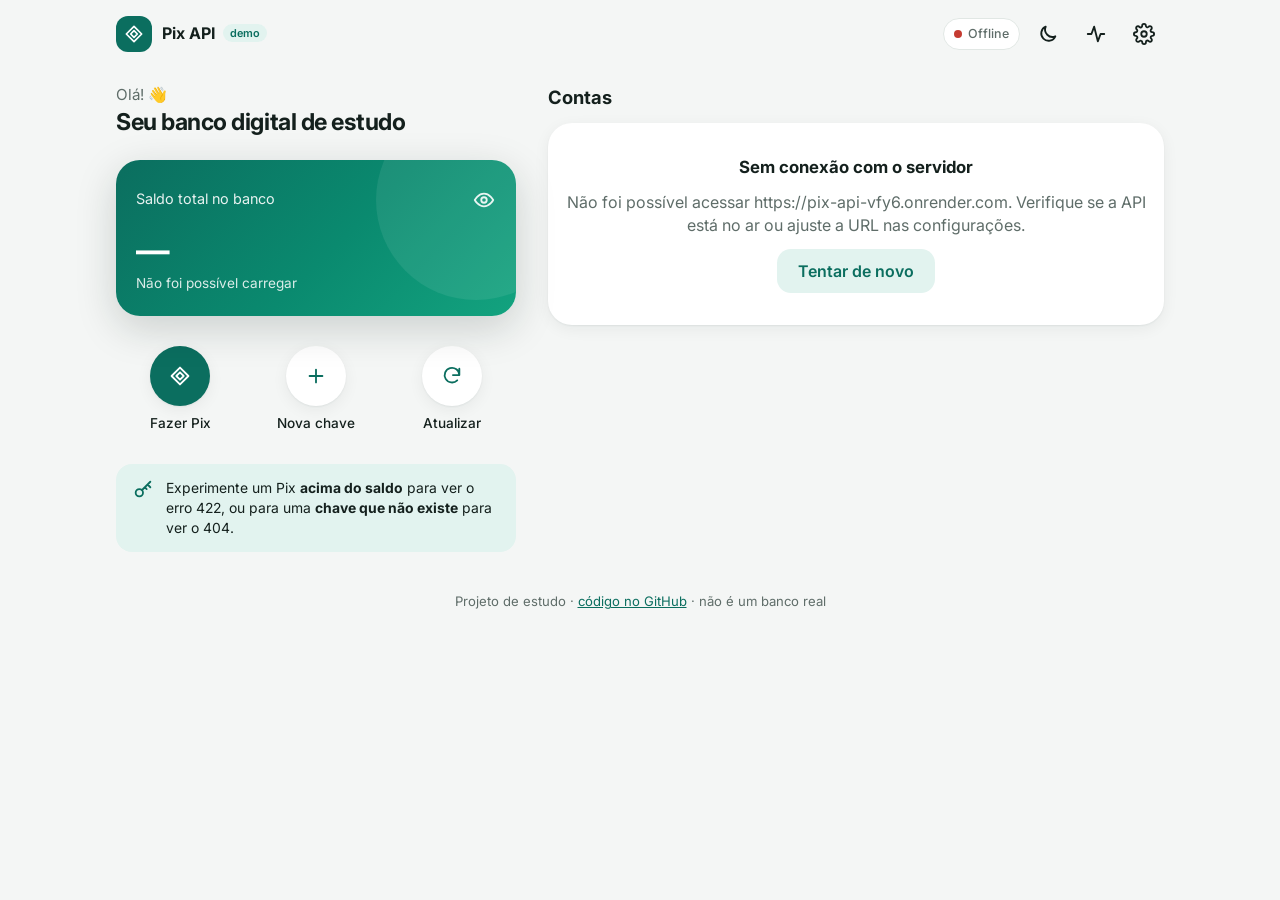
<file: docs/index.html>
<!doctype html>
<html lang="pt-BR">
<head>
  <meta charset="utf-8">
  <meta name="viewport" content="width=device-width, initial-scale=1, viewport-fit=cover">
  <meta name="theme-color" content="#0b6e5f">
  <title>Pix API Demo</title>
  <link rel="preconnect" href="https://fonts.googleapis.com">
  <link rel="preconnect" href="https://fonts.gstatic.com" crossorigin>
  <link href="https://fonts.googleapis.com/css2?family=Inter:wght@400;500;600;700&display=swap" rel="stylesheet">
  <link rel="stylesheet" href="style.css">
</head>
<body>
  <!-- Ícones reutilizáveis (SVG sprite): <svg><use href="#i-pix"/></svg> -->
  <svg width="0" height="0" style="position:absolute" aria-hidden="true">
    <symbol id="i-pix" viewBox="0 0 24 24"><g fill="none" stroke="currentColor" stroke-width="2" stroke-linejoin="round"><path d="M12 2.8 21.2 12 12 21.2 2.8 12Z"/><path d="m8 12 4-4 4 4-4 4Z"/></g></symbol>
    <symbol id="i-plus" viewBox="0 0 24 24"><path fill="none" stroke="currentColor" stroke-width="2" stroke-linecap="round" d="M12 5v14M5 12h14"/></symbol>
    <symbol id="i-refresh" viewBox="0 0 24 24"><path fill="none" stroke="currentColor" stroke-width="2" stroke-linecap="round" stroke-linejoin="round" d="M20 11a8 8 0 1 0-2.3 5.7M20 4v7h-7"/></symbol>
    <symbol id="i-eye" viewBox="0 0 24 24"><g fill="none" stroke="currentColor" stroke-width="2"><path d="M2 12s3.5-7 10-7 10 7 10 7-3.5 7-10 7S2 12 2 12Z"/><circle cx="12" cy="12" r="3"/></g></symbol>
    <symbol id="i-eye-off" viewBox="0 0 24 24"><g fill="none" stroke="currentColor" stroke-width="2" stroke-linecap="round"><path d="M10.6 5.1A10 10 0 0 1 12 5c6.5 0 10 7 10 7a17 17 0 0 1-3 3.9M6.6 6.6C3.7 8.4 2 12 2 12s3.5 7 10 7c1.9 0 3.6-.6 5-1.5M9.9 9.9a3 3 0 0 0 4.2 4.2M3 3l18 18"/></g></symbol>
    <symbol id="i-gear" viewBox="0 0 24 24"><g fill="none" stroke="currentColor" stroke-width="2"><circle cx="12" cy="12" r="3"/><path d="M19.4 15a1.7 1.7 0 0 0 .3 1.8l.1.1a2 2 0 1 1-2.8 2.8l-.1-.1a1.7 1.7 0 0 0-1.8-.3 1.7 1.7 0 0 0-1 1.5V21a2 2 0 1 1-4 0v-.1a1.7 1.7 0 0 0-1.1-1.5 1.7 1.7 0 0 0-1.8.3l-.1.1a2 2 0 1 1-2.8-2.8l.1-.1a1.7 1.7 0 0 0 .3-1.8 1.7 1.7 0 0 0-1.5-1H3a2 2 0 1 1 0-4h.1a1.7 1.7 0 0 0 1.5-1.1 1.7 1.7 0 0 0-.3-1.8l-.1-.1a2 2 0 1 1 2.8-2.8l.1.1a1.7 1.7 0 0 0 1.8.3H9a1.7 1.7 0 0 0 1-1.5V3a2 2 0 1 1 4 0v.1a1.7 1.7 0 0 0 1 1.5 1.7 1.7 0 0 0 1.8-.3l.1-.1a2 2 0 1 1 2.8 2.8l-.1.1a1.7 1.7 0 0 0-.3 1.8V9a1.7 1.7 0 0 0 1.5 1H21a2 2 0 1 1 0 4h-.1a1.7 1.7 0 0 0-1.5 1Z"/></g></symbol>
    <symbol id="i-close" viewBox="0 0 24 24"><path fill="none" stroke="currentColor" stroke-width="2" stroke-linecap="round" d="M6 6l12 12M18 6 6 18"/></symbol>
    <symbol id="i-check" viewBox="0 0 24 24"><path fill="none" stroke="currentColor" stroke-width="2.5" stroke-linecap="round" stroke-linejoin="round" d="m5 12.5 4.5 4.5L19 7.5"/></symbol>
    <symbol id="i-alert" viewBox="0 0 24 24"><g fill="none" stroke="currentColor" stroke-width="2" stroke-linecap="round"><circle cx="12" cy="12" r="9"/><path d="M12 7.5v5.5M12 16.5v.01"/></g></symbol>
    <symbol id="i-chevron" viewBox="0 0 24 24"><path fill="none" stroke="currentColor" stroke-width="2" stroke-linecap="round" stroke-linejoin="round" d="m9 6 6 6-6 6"/></symbol>
    <symbol id="i-back" viewBox="0 0 24 24"><path fill="none" stroke="currentColor" stroke-width="2" stroke-linecap="round" stroke-linejoin="round" d="m15 6-6 6 6 6"/></symbol>
    <symbol id="i-copy" viewBox="0 0 24 24"><g fill="none" stroke="currentColor" stroke-width="2"><rect x="9" y="9" width="11" height="11" rx="2"/><path d="M5 15V6a2 2 0 0 1 2-2h8"/></g></symbol>
    <symbol id="i-trash" viewBox="0 0 24 24"><path fill="none" stroke="currentColor" stroke-width="2" stroke-linecap="round" stroke-linejoin="round" d="M4 7h16M10 11v6M14 11v6M6 7l1 12a2 2 0 0 0 2 2h6a2 2 0 0 0 2-2l1-12M9 7V4h6v3"/></symbol>
    <symbol id="i-moon" viewBox="0 0 24 24"><path fill="none" stroke="currentColor" stroke-width="2" stroke-linejoin="round" d="M20 14.5A8 8 0 0 1 9.5 4a8 8 0 1 0 10.5 10.5Z"/></symbol>
    <symbol id="i-activity" viewBox="0 0 24 24"><path fill="none" stroke="currentColor" stroke-width="2" stroke-linecap="round" stroke-linejoin="round" d="M3 12h4l3-8 4 16 3-8h4"/></symbol>
    <symbol id="i-key" viewBox="0 0 24 24"><g fill="none" stroke="currentColor" stroke-width="2" stroke-linecap="round"><circle cx="8" cy="15" r="4"/><path d="m11 12 9-9M17 6l3 3M14 9l2 2"/></g></symbol>
  </svg>

  <header class="topbar">
    <div class="marca">
      <span class="marca-logo"><svg><use href="#i-pix"/></svg></span>
      <span class="marca-nome">Pix API <small>demo</small></span>
    </div>
    <div class="topbar-acoes">
      <span id="status-conexao" class="status" data-estado="carregando" title="Status da API">
        <span class="status-ponto"></span><span class="status-texto">Conectando…</span>
      </span>
      <a class="icone-btn" href="batch.html" aria-label="Processamento noturno (batch COBOL)" title="Batch noturno">
        <svg><use href="#i-moon"/></svg>
      </a>
      <a class="icone-btn" href="atividade.html" aria-label="Atividade da API (eventos e logs)" title="Atividade">
        <svg><use href="#i-activity"/></svg>
      </a>
      <button type="button" class="icone-btn" id="abrir-config" aria-label="Configurações da API">
        <svg><use href="#i-gear"/></svg>
      </button>
    </div>
  </header>

  <main class="app">
    <section class="coluna-principal">
      <div class="saudacao">
        <p>Olá! 👋</p>
        <h1>Seu banco digital de estudo</h1>
      </div>

      <section class="cartao-saldo" aria-labelledby="titulo-saldo">
        <div class="cartao-topo">
          <span id="titulo-saldo">Saldo total no banco</span>
          <button type="button" class="icone-btn claro" id="alternar-saldo" aria-pressed="false" aria-label="Ocultar valores">
            <svg><use href="#i-eye"/></svg>
          </button>
        </div>
        <p class="saldo-valor" id="saldo-total" data-valor><span class="skeleton skeleton-saldo"></span></p>
        <p class="saldo-sub" id="saldo-sub">&nbsp;</p>
      </section>

      <nav class="atalhos" aria-label="Ações rápidas">
        <button type="button" class="atalho" id="atalho-pix">
          <span class="atalho-icone destaque"><svg><use href="#i-pix"/></svg></span>
          <span>Fazer Pix</span>
        </button>
        <button type="button" class="atalho" id="atalho-cadastrar">
          <span class="atalho-icone"><svg><use href="#i-plus"/></svg></span>
          <span>Nova chave</span>
        </button>
        <button type="button" class="atalho" id="atalho-atualizar">
          <span class="atalho-icone"><svg><use href="#i-refresh"/></svg></span>
          <span>Atualizar</span>
        </button>
      </nav>

      <aside class="dica">
        <svg><use href="#i-key"/></svg>
        <p>Experimente um Pix <strong>acima do saldo</strong> para ver o erro 422, ou para uma <strong>chave que não existe</strong> para ver o 404.</p>
      </aside>
    </section>

    <section class="coluna-contas" aria-labelledby="titulo-contas">
      <div class="secao-titulo">
        <h2 id="titulo-contas">Contas</h2>
        <span class="contador" id="contador-contas"></span>
      </div>
      <ul class="lista-contas" id="lista-contas" aria-live="polite">
        <li class="conta-item carregando"><span class="skeleton avatar"></span><span class="skeleton linha"></span></li>
        <li class="conta-item carregando"><span class="skeleton avatar"></span><span class="skeleton linha"></span></li>
        <li class="conta-item carregando"><span class="skeleton avatar"></span><span class="skeleton linha"></span></li>
      </ul>
      <div class="estado-vazio" id="estado-contas" hidden></div>
    </section>
  </main>

  <footer class="rodape">
    Projeto de estudo · <a href="https://github.com/RafaelNicolauiOS/pix-api">código no GitHub</a> · não é um banco real
  </footer>

  <!-- ===== Pix (3 etapas) ===== -->
  <dialog class="sheet" id="dlg-pix" aria-labelledby="pix-titulo">
    <div class="sheet-cabecalho">
      <button type="button" class="icone-btn" id="pix-voltar" aria-label="Voltar" hidden><svg><use href="#i-back"/></svg></button>
      <h2 id="pix-titulo">Fazer Pix</h2>
      <button type="button" class="icone-btn" data-fechar aria-label="Fechar"><svg><use href="#i-close"/></svg></button>
    </div>

    <form class="sheet-corpo" id="pix-etapa-dados" novalidate>
      <label class="campo">
        <span>De qual conta?</span>
        <select id="pix-origem" required></select>
        <small id="pix-saldo-disponivel" class="ajuda"></small>
      </label>

      <label class="campo">
        <span>Para qual chave Pix?</span>
        <input id="pix-destino" required autocomplete="off" placeholder="E-mail, telefone ou chave aleatória">
      </label>
      <div class="contatos" id="pix-contatos" aria-label="Contatos"></div>

      <label class="campo">
        <span>Valor</span>
        <input id="pix-valor" class="input-valor" inputmode="numeric" autocomplete="off" value="R$ 0,00" aria-describedby="pix-erro">
      </label>
      <p class="erro-campo" id="pix-erro" role="alert"></p>

      <button type="submit" class="btn primario largo">Continuar</button>
    </form>

    <div class="sheet-corpo" id="pix-etapa-confirmar" hidden>
      <p class="rotulo-suave">Você está enviando</p>
      <p class="valor-grande" id="conf-valor"></p>
      <dl class="resumo">
        <div><dt>Para</dt><dd id="conf-para"></dd></div>
        <div><dt>Chave Pix</dt><dd id="conf-chave"></dd></div>
        <div><dt>De</dt><dd id="conf-de"></dd></div>
      </dl>
      <button type="button" class="btn primario largo" id="pix-confirmar">
        <svg><use href="#i-pix"/></svg> Confirmar Pix
      </button>
    </div>

    <div class="sheet-corpo resultado" id="pix-etapa-resultado" hidden></div>
  </dialog>

  <!-- ===== Nova chave ===== -->
  <dialog class="sheet" id="dlg-cadastrar" aria-labelledby="cad-titulo">
    <div class="sheet-cabecalho">
      <span></span>
      <h2 id="cad-titulo">Cadastrar chave Pix</h2>
      <button type="button" class="icone-btn" data-fechar aria-label="Fechar"><svg><use href="#i-close"/></svg></button>
    </div>
    <form class="sheet-corpo" id="form-cadastrar" novalidate>
      <label class="campo">
        <span>Nome do titular</span>
        <input name="titular" required autocomplete="name" placeholder="Ex.: Maria Silva">
      </label>
      <label class="campo">
        <span>CPF</span>
        <input name="cpf" id="cad-cpf" required inputmode="numeric" autocomplete="off" placeholder="000.000.000-00" maxlength="14">
      </label>
      <label class="campo">
        <span>Chave Pix</span>
        <input name="chavePix" required autocomplete="off" placeholder="E-mail, telefone ou chave aleatória">
      </label>
      <label class="campo">
        <span>Saldo inicial</span>
        <input id="cad-saldo" class="input-valor" inputmode="numeric" autocomplete="off" value="R$ 100,00">
      </label>
      <div class="caixa-erro" id="cad-erro" role="alert" hidden></div>
      <button type="submit" class="btn primario largo">Cadastrar chave</button>
    </form>
  </dialog>

  <!-- ===== Detalhe da conta ===== -->
  <dialog class="sheet" id="dlg-conta" aria-labelledby="conta-nome">
    <div class="sheet-cabecalho">
      <span></span>
      <h2>Detalhes da conta</h2>
      <button type="button" class="icone-btn" data-fechar aria-label="Fechar"><svg><use href="#i-close"/></svg></button>
    </div>
    <div class="sheet-corpo">
      <div class="conta-hero">
        <span class="avatar grande" id="conta-avatar"></span>
        <h3 id="conta-nome"></h3>
        <p class="valor-grande" id="conta-saldo" data-valor></p>
      </div>
      <dl class="resumo">
        <div>
          <dt>Chave Pix</dt>
          <dd class="com-acao"><span id="conta-chave"></span>
            <button type="button" class="icone-btn pequeno" id="copiar-chave" aria-label="Copiar chave"><svg><use href="#i-copy"/></svg></button>
          </dd>
        </div>
        <div><dt>CPF</dt><dd id="conta-cpf"></dd></div>
        <div><dt>ID</dt><dd id="conta-id"></dd></div>
      </dl>
      <button type="button" class="btn primario largo" id="conta-pix"><svg><use href="#i-pix"/></svg> Fazer Pix desta conta</button>
      <button type="button" class="btn perigo-texto largo" id="conta-excluir"><svg><use href="#i-trash"/></svg> Excluir conta</button>
    </div>
  </dialog>

  <!-- ===== Configurações ===== -->
  <dialog class="sheet" id="dlg-config" aria-labelledby="cfg-titulo">
    <div class="sheet-cabecalho">
      <span></span>
      <h2 id="cfg-titulo">Configurações</h2>
      <button type="button" class="icone-btn" data-fechar aria-label="Fechar"><svg><use href="#i-close"/></svg></button>
    </div>
    <form class="sheet-corpo" id="form-config">
      <label class="campo">
        <span>URL da API</span>
        <input id="cfg-url" type="url" required>
        <small class="ajuda">Fica salva neste navegador. Local: http://localhost:8080</small>
      </label>
      <p class="status-teste" id="cfg-status" role="status"></p>
      <div class="botoes-linha">
        <button type="button" class="btn secundario" id="cfg-testar">Testar conexão</button>
        <button type="submit" class="btn primario">Salvar</button>
      </div>
      <button type="button" class="btn texto largo" id="cfg-padrao">Restaurar URL padrão</button>
    </form>
  </dialog>

  <div class="toasts" id="toasts" aria-live="polite"></div>

  <script src="app.js"></script>
</body>
</html>
</file>
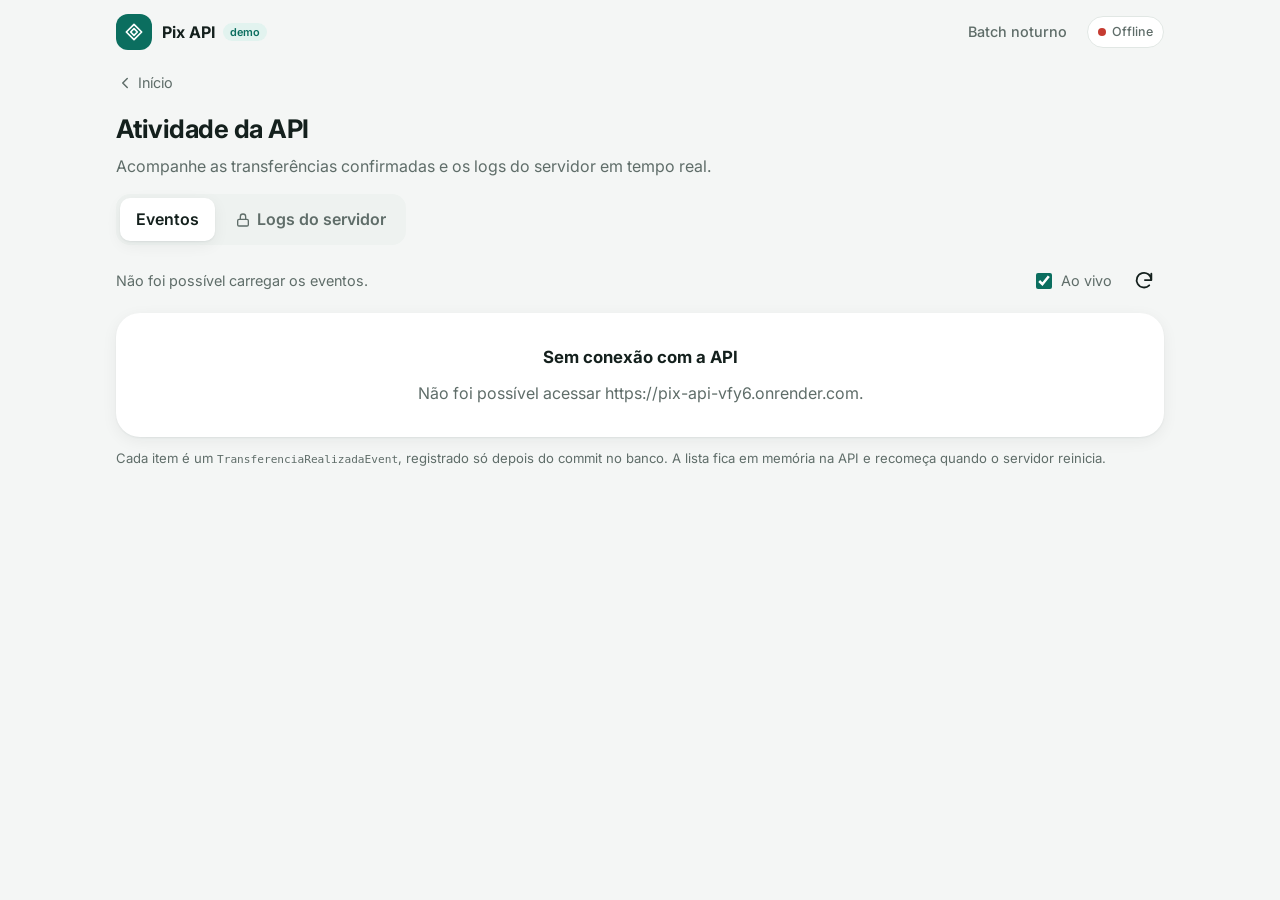
<file: docs/atividade.html>
<!doctype html>
<html lang="pt-BR">
<head>
  <meta charset="utf-8">
  <meta name="viewport" content="width=device-width, initial-scale=1, viewport-fit=cover">
  <meta name="theme-color" content="#0b6e5f">
  <title>Atividade · Pix API Demo</title>
  <link rel="preconnect" href="https://fonts.googleapis.com">
  <link rel="preconnect" href="https://fonts.gstatic.com" crossorigin>
  <link href="https://fonts.googleapis.com/css2?family=Inter:wght@400;500;600;700&family=JetBrains+Mono:wght@400;500&display=swap" rel="stylesheet">
  <link rel="stylesheet" href="style.css">
</head>
<body>
  <svg width="0" height="0" style="position:absolute" aria-hidden="true">
    <symbol id="i-pix" viewBox="0 0 24 24"><g fill="none" stroke="currentColor" stroke-width="2" stroke-linejoin="round"><path d="M12 2.8 21.2 12 12 21.2 2.8 12Z"/><path d="m8 12 4-4 4 4-4 4Z"/></g></symbol>
    <symbol id="i-back" viewBox="0 0 24 24"><path fill="none" stroke="currentColor" stroke-width="2" stroke-linecap="round" stroke-linejoin="round" d="m15 6-6 6 6 6"/></symbol>
    <symbol id="i-refresh" viewBox="0 0 24 24"><path fill="none" stroke="currentColor" stroke-width="2" stroke-linecap="round" stroke-linejoin="round" d="M20 11a8 8 0 1 0-2.3 5.7M20 4v7h-7"/></symbol>
    <symbol id="i-arrow" viewBox="0 0 24 24"><path fill="none" stroke="currentColor" stroke-width="2" stroke-linecap="round" stroke-linejoin="round" d="M5 12h14m-5-5 5 5-5 5"/></symbol>
    <symbol id="i-lock" viewBox="0 0 24 24"><g fill="none" stroke="currentColor" stroke-width="2" stroke-linecap="round"><rect x="4" y="11" width="16" height="10" rx="2"/><path d="M8 11V7a4 4 0 0 1 8 0v4"/></g></symbol>
    <symbol id="i-alert" viewBox="0 0 24 24"><g fill="none" stroke="currentColor" stroke-width="2" stroke-linecap="round"><circle cx="12" cy="12" r="9"/><path d="M12 7.5v5.5M12 16.5v.01"/></g></symbol>
  </svg>

  <header class="topbar">
    <a class="marca" href="./" aria-label="Voltar para o início">
      <span class="marca-logo"><svg><use href="#i-pix"/></svg></span>
      <span class="marca-nome">Pix API <small>demo</small></span>
    </a>
    <div class="topbar-acoes">
      <a class="link-topo" href="batch.html">Batch noturno</a>
      <span id="status-conexao" class="status" data-estado="carregando" title="Status da API">
        <span class="status-ponto"></span><span class="status-texto">Conectando…</span>
      </span>
    </div>
  </header>

  <main class="pagina">
    <a class="voltar" href="./"><svg><use href="#i-back"/></svg> Início</a>
    <h1>Atividade da API</h1>
    <p class="subtitulo">Acompanhe as transferências confirmadas e os logs do servidor em tempo real.</p>

    <div class="abas" role="tablist" aria-label="Tipo de atividade">
      <button type="button" role="tab" id="aba-eventos" aria-controls="painel-eventos" aria-selected="true">Eventos</button>
      <button type="button" role="tab" id="aba-logs" aria-controls="painel-logs" aria-selected="false" tabindex="-1">
        <svg><use href="#i-lock"/></svg> Logs do servidor
      </button>
    </div>

    <!-- ===== Eventos ===== -->
    <section id="painel-eventos" role="tabpanel" aria-labelledby="aba-eventos" class="painel">
      <div class="barra">
        <p class="barra-info" id="eventos-info">Carregando…</p>
        <label class="interruptor"><input type="checkbox" id="eventos-auto" checked> Ao vivo</label>
        <button type="button" class="icone-btn" id="eventos-atualizar" aria-label="Atualizar eventos"><svg><use href="#i-refresh"/></svg></button>
      </div>
      <ul class="feed" id="feed-eventos" aria-live="polite"></ul>
      <div class="estado-vazio" id="eventos-vazio" hidden></div>
      <p class="nota">Cada item é um <code>TransferenciaRealizadaEvent</code>, registrado só depois do commit no banco.
        A lista fica em memória na API e recomeça quando o servidor reinicia.</p>
    </section>

    <!-- ===== Logs ===== -->
    <section id="painel-logs" role="tabpanel" aria-labelledby="aba-logs" class="painel" hidden>
      <form class="card-token" id="form-token" hidden>
        <span class="card-token-icone"><svg><use href="#i-lock"/></svg></span>
        <h2>Área restrita</h2>
        <p>Os logs mostram detalhes internos do servidor. Informe o token de administrador para ver.</p>
        <label class="campo">
          <span>Token de administrador</span>
          <input id="token" type="password" autocomplete="off" required placeholder="PIX_ADMIN_TOKEN">
        </label>
        <div class="caixa-erro" id="token-erro" role="alert" hidden></div>
        <button type="submit" class="btn primario largo">Ver logs</button>
        <p class="ajuda">No Render: <strong>pix-api → Environment → PIX_ADMIN_TOKEN</strong>.
          O token fica só nesta aba do navegador e é apagado ao fechá-la.</p>
      </form>

      <div id="area-logs" hidden>
        <div class="barra">
          <div class="chips" role="group" aria-label="Filtrar por nível">
            <button type="button" class="chip" data-nivel="" aria-pressed="true">Todos</button>
            <button type="button" class="chip" data-nivel="INFO" aria-pressed="false">Info</button>
            <button type="button" class="chip" data-nivel="WARN" aria-pressed="false">Avisos</button>
            <button type="button" class="chip" data-nivel="ERROR" aria-pressed="false">Erros</button>
          </div>
          <input type="search" id="logs-busca" class="busca" placeholder="Buscar nos logs…" aria-label="Buscar nos logs">
          <label class="interruptor"><input type="checkbox" id="logs-auto" checked> Ao vivo</label>
          <button type="button" class="btn texto" id="logs-sair">Sair</button>
        </div>
        <div class="console" id="console" role="log" aria-live="off" tabindex="0"></div>
        <p class="nota" id="logs-info"></p>
      </div>
    </section>
  </main>

  <script src="atividade.js"></script>
</body>
</html>
</file>
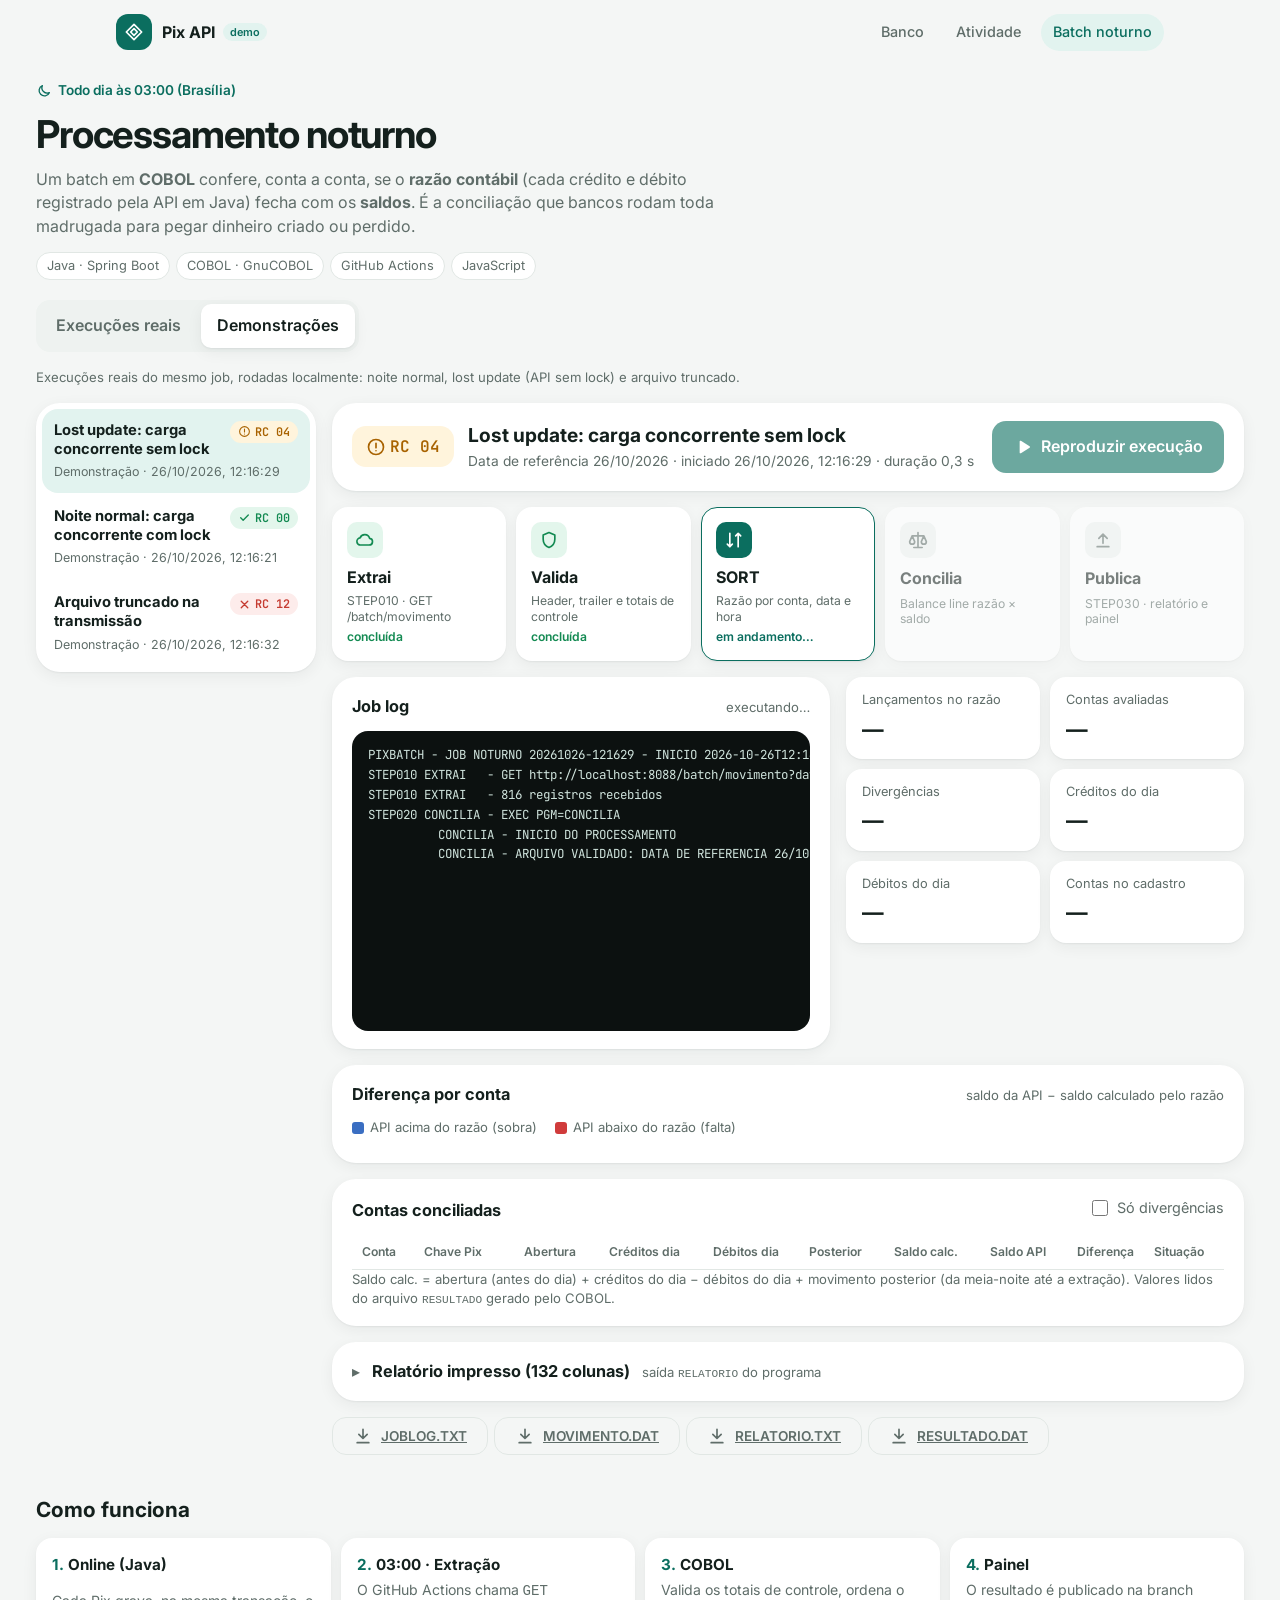
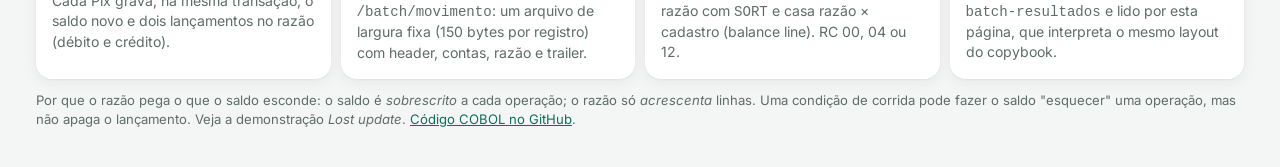
<file: docs/batch.html>
<!doctype html>
<html lang="pt-BR">
<head>
  <meta charset="utf-8">
  <meta name="viewport" content="width=device-width, initial-scale=1, viewport-fit=cover">
  <meta name="theme-color" content="#0b6e5f">
  <title>Processamento noturno · Pix API Demo</title>
  <meta name="description" content="Batch noturno em COBOL que concilia o razão contábil com os saldos da pix-api.">
  <link rel="preconnect" href="https://fonts.googleapis.com">
  <link rel="preconnect" href="https://fonts.gstatic.com" crossorigin>
  <link href="https://fonts.googleapis.com/css2?family=Inter:wght@400;500;600;700&family=JetBrains+Mono:wght@400;500&display=swap" rel="stylesheet">
  <link rel="stylesheet" href="style.css">
</head>
<body class="pagina-batch">
  <svg width="0" height="0" style="position:absolute" aria-hidden="true">
    <symbol id="i-pix" viewBox="0 0 24 24"><g fill="none" stroke="currentColor" stroke-width="2" stroke-linejoin="round"><path d="M12 2.8 21.2 12 12 21.2 2.8 12Z"/><path d="m8 12 4-4 4 4-4 4Z"/></g></symbol>
    <symbol id="i-back" viewBox="0 0 24 24"><path fill="none" stroke="currentColor" stroke-width="2" stroke-linecap="round" stroke-linejoin="round" d="m15 6-6 6 6 6"/></symbol>
    <symbol id="i-download" viewBox="0 0 24 24"><path fill="none" stroke="currentColor" stroke-width="2" stroke-linecap="round" stroke-linejoin="round" d="M12 4v11m-5-5 5 5 5-5M5 20h14"/></symbol>
    <symbol id="i-play" viewBox="0 0 24 24"><path fill="currentColor" d="M8 5.5v13a1 1 0 0 0 1.5.86l10.4-6.5a1 1 0 0 0 0-1.72L9.5 4.64A1 1 0 0 0 8 5.5Z"/></symbol>
    <symbol id="i-check" viewBox="0 0 24 24"><path fill="none" stroke="currentColor" stroke-width="2.5" stroke-linecap="round" stroke-linejoin="round" d="m5 12.5 4.5 4.5L19 7.5"/></symbol>
    <symbol id="i-alert" viewBox="0 0 24 24"><g fill="none" stroke="currentColor" stroke-width="2" stroke-linecap="round"><circle cx="12" cy="12" r="9"/><path d="M12 7.5v5.5M12 16.5v.01"/></g></symbol>
    <symbol id="i-x" viewBox="0 0 24 24"><path fill="none" stroke="currentColor" stroke-width="2.5" stroke-linecap="round" d="M6 6l12 12M18 6 6 18"/></symbol>
    <symbol id="i-cloud" viewBox="0 0 24 24"><path fill="none" stroke="currentColor" stroke-width="2" stroke-linejoin="round" d="M7 18h10a4 4 0 0 0 .5-7.97A6 6 0 0 0 6.1 9.5 4.25 4.25 0 0 0 7 18Z"/></symbol>
    <symbol id="i-shield" viewBox="0 0 24 24"><path fill="none" stroke="currentColor" stroke-width="2" stroke-linejoin="round" d="M12 3 5 6v5c0 4.5 3 8.3 7 10 4-1.7 7-5.5 7-10V6Z"/></symbol>
    <symbol id="i-sort" viewBox="0 0 24 24"><path fill="none" stroke="currentColor" stroke-width="2" stroke-linecap="round" stroke-linejoin="round" d="M7 4v16m0 0-3-3m3 3 3-3M17 20V4m0 0-3 3m3-3 3 3"/></symbol>
    <symbol id="i-scale" viewBox="0 0 24 24"><g fill="none" stroke="currentColor" stroke-width="2" stroke-linecap="round" stroke-linejoin="round"><path d="M12 3v18M7 21h10M5 7h14M5 7l-3 7a3 3 0 0 0 6 0Zm14 0-3 7a3 3 0 0 0 6 0Z"/></g></symbol>
    <symbol id="i-upload" viewBox="0 0 24 24"><path fill="none" stroke="currentColor" stroke-width="2" stroke-linecap="round" stroke-linejoin="round" d="M12 16V5m-5 5 5-5 5 5M5 20h14"/></symbol>
    <symbol id="i-moon" viewBox="0 0 24 24"><path fill="none" stroke="currentColor" stroke-width="2" stroke-linejoin="round" d="M20 14.5A8 8 0 0 1 9.5 4a8 8 0 1 0 10.5 10.5Z"/></symbol>
  </svg>

  <header class="topbar">
    <a class="marca" href="./" aria-label="Voltar para o início">
      <span class="marca-logo"><svg><use href="#i-pix"/></svg></span>
      <span class="marca-nome">Pix API <small>demo</small></span>
    </a>
    <nav class="topbar-acoes" aria-label="Páginas">
      <a class="link-topo" href="./">Banco</a>
      <a class="link-topo" href="atividade.html">Atividade</a>
      <a class="link-topo ativo" href="batch.html" aria-current="page">Batch noturno</a>
    </nav>
  </header>

  <main class="pagina batch">
    <section class="hero-batch">
      <div>
        <p class="sobretitulo"><svg><use href="#i-moon"/></svg> Todo dia às 03:00 (Brasília)</p>
        <h1>Processamento noturno</h1>
        <p class="subtitulo">Um batch em <strong>COBOL</strong> confere, conta a conta, se o <strong>razão contábil</strong>
          (cada crédito e débito registrado pela API em Java) fecha com os <strong>saldos</strong>. É a conciliação que
          bancos rodam toda madrugada para pegar dinheiro criado ou perdido.</p>
        <ul class="tecnologias" aria-label="Tecnologias">
          <li>Java · Spring Boot</li><li>COBOL · GnuCOBOL</li><li>GitHub Actions</li><li>JavaScript</li>
        </ul>
      </div>
    </section>

    <div class="abas" role="tablist" aria-label="Origem das execuções">
      <button type="button" role="tab" id="aba-reais" data-fonte="reais" aria-selected="true">Execuções reais</button>
      <button type="button" role="tab" id="aba-demos" data-fonte="demos" aria-selected="false" tabindex="-1">Demonstrações</button>
    </div>
    <p class="nota" id="fonte-descricao"></p>

    <div class="batch-grade">
      <aside class="lista-execucoes-card" aria-label="Execuções">
        <ul class="lista-execucoes" id="lista-execucoes"></ul>
        <div class="estado-vazio" id="lista-vazia" hidden></div>
      </aside>

      <section class="execucao" id="execucao" aria-live="polite" hidden>
        <div class="card cabecalho-execucao">
          <div class="cab-info">
            <span class="rc-selo" id="rc-selo"></span>
            <div>
              <h2 id="exec-titulo"></h2>
              <p class="exec-meta" id="exec-meta"></p>
            </div>
          </div>
          <button type="button" class="btn primario" id="reproduzir"><svg><use href="#i-play"/></svg> Reproduzir execução</button>
        </div>

        <ol class="pipeline" id="pipeline" aria-label="Etapas do job">
          <li data-etapa="extrai"><span class="etapa-icone"><svg><use href="#i-cloud"/></svg></span><strong>Extrai</strong><small>STEP010 · GET /batch/movimento</small><em class="etapa-status"></em></li>
          <li data-etapa="valida"><span class="etapa-icone"><svg><use href="#i-shield"/></svg></span><strong>Valida</strong><small>Header, trailer e totais de controle</small><em class="etapa-status"></em></li>
          <li data-etapa="sort"><span class="etapa-icone"><svg><use href="#i-sort"/></svg></span><strong>SORT</strong><small>Razão por conta, data e hora</small><em class="etapa-status"></em></li>
          <li data-etapa="concilia"><span class="etapa-icone"><svg><use href="#i-scale"/></svg></span><strong>Concilia</strong><small>Balance line razão × saldo</small><em class="etapa-status"></em></li>
          <li data-etapa="publica"><span class="etapa-icone"><svg><use href="#i-upload"/></svg></span><strong>Publica</strong><small>STEP030 · relatório e painel</small><em class="etapa-status"></em></li>
        </ol>

        <div class="batch-dupla">
          <div class="card">
            <div class="card-titulo"><h3>Job log</h3><span class="nota" id="joblog-info"></span></div>
            <pre class="terminal" id="joblog" tabindex="0" aria-label="Log do job"></pre>
          </div>
          <div class="kpis" id="kpis"></div>
        </div>

        <div class="card" id="card-grafico">
          <div class="card-titulo">
            <h3>Diferença por conta</h3>
            <span class="nota">saldo da API − saldo calculado pelo razão</span>
          </div>
          <div class="legenda" id="legenda-grafico">
            <span><i class="amostra pos"></i>API acima do razão (sobra)</span>
            <span><i class="amostra neg"></i>API abaixo do razão (falta)</span>
          </div>
          <div class="grafico" id="grafico"></div>
        </div>

        <div class="card">
          <div class="card-titulo">
            <h3>Contas conciliadas</h3>
            <label class="interruptor"><input type="checkbox" id="so-divergentes"> Só divergências</label>
          </div>
          <div class="tabela-wrap">
            <table class="tabela-batch">
              <thead><tr>
                <th>Conta</th><th>Chave Pix</th><th class="num">Abertura</th><th class="num">Créditos dia</th>
                <th class="num">Débitos dia</th><th class="num">Posterior</th><th class="num">Saldo calc.</th>
                <th class="num">Saldo API</th><th class="num">Diferença</th><th>Situação</th>
              </tr></thead>
              <tbody id="tabela-contas"></tbody>
            </table>
          </div>
          <p class="nota">Saldo calc. = abertura (antes do dia) + créditos do dia − débitos do dia + movimento posterior
            (da meia-noite até a extração). Valores lidos do arquivo <code>RESULTADO</code> gerado pelo COBOL.</p>
        </div>

        <details class="card relatorio-card">
          <summary><h3>Relatório impresso (132 colunas)</h3><span class="nota">saída <code>RELATORIO</code> do programa</span></summary>
          <pre class="terminal relatorio" id="relatorio" tabindex="0"></pre>
        </details>

        <div class="downloads" id="downloads"></div>
      </section>
    </div>

    <section class="como-funciona" aria-labelledby="titulo-como">
      <h2 id="titulo-como">Como funciona</h2>
      <ol class="fluxo">
        <li><strong>Online (Java)</strong><span>Cada Pix grava, na mesma transação, o saldo novo e dois lançamentos no razão (débito e crédito).</span></li>
        <li><strong>03:00 · Extração</strong><span>O GitHub Actions chama <code>GET /batch/movimento</code>: um arquivo de largura fixa (150 bytes por registro) com header, contas, razão e trailer.</span></li>
        <li><strong>COBOL</strong><span>Valida os totais de controle, ordena o razão com <code>SORT</code> e casa razão × cadastro (balance line). RC 00, 04 ou 12.</span></li>
        <li><strong>Painel</strong><span>O resultado é publicado na branch <code>batch-resultados</code> e lido por esta página, que interpreta o mesmo layout do copybook.</span></li>
      </ol>
      <p class="nota">Por que o razão pega o que o saldo esconde: o saldo é <em>sobrescrito</em> a cada operação; o razão só
        <em>acrescenta</em> linhas. Uma condição de corrida pode fazer o saldo "esquecer" uma operação, mas não apaga o
        lançamento. Veja a demonstração <em>Lost update</em>.
        <a href="https://github.com/RafaelNicolauiOS/pix-api/tree/main/cobol">Código COBOL no GitHub</a>.</p>
    </section>
  </main>

  <div class="tooltip-grafico" id="tooltip" role="tooltip" hidden></div>
  <script type="module" src="batch/batch.js"></script>
</body>
</html>
</file>
<file: docs/style.css>
/* ===== Tokens de design (cores, raios, sombras) ===== */
:root {
  --bg: #f4f6f5;
  --superficie: #ffffff;
  --superficie-2: #eef2f0;
  --texto: #14201d;
  --texto-suave: #5f6d69;
  --borda: #e1e7e4;
  --marca: #0b6e5f;
  --marca-forte: #08564a;
  --marca-suave: #e2f3ef;
  --marca-texto: #ffffff;
  --sucesso: #138a52;
  --sucesso-suave: #e3f6ec;
  --erro: #c53b31;
  --erro-suave: #fdeceb;
  --aviso: #a86200;
  --cartao-grad: linear-gradient(135deg, #0b6e5f 0%, #0a8a6f 55%, #13a37f 100%);
  --sombra: 0 1px 2px rgba(16, 32, 28, .06), 0 4px 16px rgba(16, 32, 28, .06);
  --sombra-forte: 0 12px 40px rgba(16, 32, 28, .18);
  --raio: 16px;
  --raio-g: 24px;
}

@media (prefers-color-scheme: dark) {
  :root {
    --bg: #0d1312;
    --superficie: #151d1b;
    --superficie-2: #1d2724;
    --texto: #e8efed;
    --texto-suave: #98a7a2;
    --borda: #26322f;
    --marca: #2fc39c;
    --marca-forte: #5dd6b5;
    --marca-suave: #143029;
    --marca-texto: #06201a;
    --sucesso: #3ccf88;
    --sucesso-suave: #12301f;
    --erro: #ff7a6e;
    --erro-suave: #3a1916;
    --aviso: #f0a742;
    --cartao-grad: linear-gradient(135deg, #0a5a4e 0%, #0b6e5f 55%, #11876c 100%);
    --sombra: 0 1px 2px rgba(0, 0, 0, .3), 0 4px 16px rgba(0, 0, 0, .25);
    --sombra-forte: 0 12px 40px rgba(0, 0, 0, .5);
  }
}

/* ===== Base ===== */
* { box-sizing: border-box; }
html { -webkit-text-size-adjust: 100%; }
body {
  margin: 0;
  min-height: 100vh;
  font-family: "Inter", system-ui, -apple-system, "Segoe UI", sans-serif;
  background: var(--bg);
  color: var(--texto);
  line-height: 1.45;
  -webkit-font-smoothing: antialiased;
}
h1, h2, h3, p { margin: 0; }
a { color: var(--marca); }
button { font: inherit; color: inherit; }
svg { width: 22px; height: 22px; flex: none; }
[hidden] { display: none !important; }

/* ===== Topo ===== */
.topbar {
  position: sticky; top: 0; z-index: 10;
  display: flex; align-items: center; justify-content: space-between; gap: 12px;
  max-width: 1080px; margin: 0 auto; padding: 14px 16px;
  background: color-mix(in srgb, var(--bg) 85%, transparent);
  backdrop-filter: blur(12px); -webkit-backdrop-filter: blur(12px);
}
.marca { display: flex; align-items: center; gap: 10px; font-weight: 700; }
.marca-logo {
  display: grid; place-items: center; width: 36px; height: 36px; border-radius: 12px;
  background: var(--marca); color: var(--marca-texto);
}
.marca-logo svg { width: 20px; height: 20px; }
.marca-nome small {
  margin-left: 4px; padding: 2px 7px; border-radius: 99px; font-size: .68rem; font-weight: 600;
  background: var(--marca-suave); color: var(--marca); vertical-align: 2px;
}
.topbar-acoes { display: flex; align-items: center; gap: 8px; }

.status {
  display: inline-flex; align-items: center; gap: 6px; padding: 6px 10px; border-radius: 99px;
  font-size: .78rem; font-weight: 500; background: var(--superficie); color: var(--texto-suave);
  border: 1px solid var(--borda);
}
.status-ponto { width: 8px; height: 8px; border-radius: 50%; background: var(--texto-suave); }
.status[data-estado="online"] .status-ponto { background: var(--sucesso); box-shadow: 0 0 0 3px var(--sucesso-suave); }
.status[data-estado="acordando"] .status-ponto,
.status[data-estado="carregando"] .status-ponto { background: var(--aviso); animation: pulsar 1.2s infinite; }
.status[data-estado="offline"] .status-ponto { background: var(--erro); }

/* ===== Botões ===== */
.icone-btn {
  display: grid; place-items: center; width: 40px; height: 40px; padding: 0;
  border: none; border-radius: 50%; background: transparent; color: var(--texto); cursor: pointer;
}
.icone-btn:hover { background: var(--superficie-2); }
.icone-btn.claro { color: #fff; }
.icone-btn.claro:hover { background: rgba(255, 255, 255, .15); }
.icone-btn.pequeno { width: 32px; height: 32px; }
.icone-btn.pequeno svg { width: 18px; height: 18px; }

.btn {
  display: inline-flex; align-items: center; justify-content: center; gap: 8px;
  min-height: 52px; padding: 0 20px; border-radius: 14px; border: 1px solid transparent;
  font-weight: 600; font-size: 1rem; cursor: pointer;
  transition: transform .08s ease, background .15s ease, opacity .15s ease;
}
.btn:active { transform: scale(.98); }
.btn:disabled { opacity: .6; cursor: progress; }
.btn.largo { width: 100%; }
.btn.primario { background: var(--marca); color: var(--marca-texto); }
.btn.primario:hover { background: var(--marca-forte); }
.btn.secundario { background: var(--marca-suave); color: var(--marca); }
.btn.texto { background: transparent; color: var(--texto-suave); min-height: 44px; }
.btn.perigo-texto { background: transparent; color: var(--erro); }
.btn.perigo-texto:hover { background: var(--erro-suave); }
.btn.perigo { background: var(--erro); color: #fff; }
.btn svg { width: 20px; height: 20px; }

:focus-visible { outline: 3px solid color-mix(in srgb, var(--marca) 55%, transparent); outline-offset: 2px; }

/* ===== Layout ===== */
.app {
  max-width: 1080px; margin: 0 auto; padding: 8px 16px 32px;
  display: grid; gap: 24px;
}
@media (min-width: 880px) {
  .app { grid-template-columns: 400px 1fr; align-items: start; gap: 32px; padding-top: 16px; }
  .coluna-principal { position: sticky; top: 84px; }
}
.coluna-principal { display: grid; gap: 20px; }

.saudacao p { color: var(--texto-suave); font-size: .95rem; }
.saudacao h1 { font-size: 1.45rem; letter-spacing: -.02em; }

/* ===== Cartão de saldo ===== */
.cartao-saldo {
  position: relative; overflow: hidden;
  padding: 20px 20px 22px; border-radius: var(--raio-g);
  background: var(--cartao-grad); color: #fff; box-shadow: var(--sombra-forte);
}
.cartao-saldo::after { /* brilho decorativo */
  content: ""; position: absolute; right: -60px; top: -60px; width: 200px; height: 200px;
  border-radius: 50%; background: rgba(255, 255, 255, .08);
}
.cartao-topo { display: flex; align-items: center; justify-content: space-between; font-size: .9rem; opacity: .9; }
.cartao-topo .icone-btn { margin-right: -8px; }
.saldo-valor {
  margin-top: 6px; font-size: 2.1rem; font-weight: 700; letter-spacing: -.03em;
  font-variant-numeric: tabular-nums; min-height: 2.9rem;
}
.saldo-sub { font-size: .85rem; opacity: .85; }

/* Valores ocultos (botão do olho) */
body.ocultar [data-valor] { filter: blur(9px); user-select: none; }
[data-valor] { transition: filter .2s ease; }

/* ===== Atalhos ===== */
.atalhos { display: grid; grid-template-columns: repeat(3, 1fr); gap: 8px; }
.atalho {
  display: grid; justify-items: center; gap: 8px; padding: 10px 4px;
  border: none; background: none; cursor: pointer; font-size: .85rem; font-weight: 500;
  border-radius: var(--raio);
}
.atalho:hover .atalho-icone { transform: translateY(-2px); }
.atalho-icone {
  display: grid; place-items: center; width: 60px; height: 60px; border-radius: 50%;
  background: var(--superficie); color: var(--marca); box-shadow: var(--sombra);
  transition: transform .15s ease;
}
.atalho-icone.destaque { background: var(--marca); color: var(--marca-texto); }

.dica {
  display: flex; gap: 12px; align-items: flex-start; padding: 14px 16px; border-radius: var(--raio);
  background: var(--marca-suave); color: var(--texto); font-size: .87rem;
}
.dica svg { color: var(--marca); margin-top: 1px; }

/* ===== Lista de contas ===== */
.secao-titulo { display: flex; align-items: baseline; gap: 8px; margin-bottom: 12px; }
.secao-titulo h2 { font-size: 1.15rem; }
.contador { color: var(--texto-suave); font-size: .9rem; }

.lista-contas {
  list-style: none; margin: 0; padding: 6px; display: grid; gap: 2px;
  background: var(--superficie); border-radius: var(--raio-g); box-shadow: var(--sombra);
}
.conta-item > button {
  width: 100%; display: flex; align-items: center; gap: 14px; padding: 12px;
  border: none; background: none; border-radius: var(--raio); text-align: left; cursor: pointer;
}
.conta-item > button:hover { background: var(--superficie-2); }
.conta-info { flex: 1; min-width: 0; }
.conta-nome { font-weight: 600; }
.conta-chave { color: var(--texto-suave); font-size: .85rem; overflow: hidden; text-overflow: ellipsis; white-space: nowrap; }
.conta-saldo { font-weight: 600; font-variant-numeric: tabular-nums; white-space: nowrap; }
.conta-item svg { color: var(--texto-suave); width: 18px; height: 18px; }
.conta-item.nova { animation: destacar 1.6s ease; border-radius: var(--raio); }

.avatar {
  display: grid; place-items: center; flex: none; width: 44px; height: 44px; border-radius: 50%;
  font-weight: 700; font-size: .9rem; color: #fff; background: var(--cor, var(--marca));
}
.avatar.grande { width: 72px; height: 72px; font-size: 1.4rem; }

.conta-item.carregando { display: flex; align-items: center; gap: 14px; padding: 12px; }
.skeleton {
  display: inline-block; border-radius: 8px;
  background: linear-gradient(90deg, var(--superficie-2) 25%, var(--borda) 50%, var(--superficie-2) 75%);
  background-size: 200% 100%; animation: brilho 1.2s infinite linear;
}
.skeleton.avatar { width: 44px; height: 44px; border-radius: 50%; }
.skeleton.linha { flex: 1; height: 14px; }
.skeleton-saldo { width: 180px; height: 34px; background: rgba(255, 255, 255, .2); animation: pulsar 1.2s infinite; }

.estado-vazio {
  display: grid; justify-items: center; gap: 12px; padding: 32px 16px; text-align: center;
  background: var(--superficie); border-radius: var(--raio-g); box-shadow: var(--sombra);
  color: var(--texto-suave);
}
.estado-vazio strong { color: var(--texto); font-size: 1.05rem; }
.estado-vazio .btn { min-height: 44px; }

/* ===== Sheets (dialog) ===== */
.sheet {
  width: min(480px, 100%); max-height: min(92vh, 760px); margin: auto; padding: 0;
  border: none; border-radius: var(--raio-g); background: var(--superficie); color: var(--texto);
  box-shadow: var(--sombra-forte); overflow: auto;
}
.sheet::backdrop { background: rgba(8, 16, 14, .45); backdrop-filter: blur(2px); }
.sheet[open] { animation: aparecer .22s ease; }
@media (max-width: 600px) {
  .sheet { margin: auto 0 0; width: 100%; max-width: 100%; border-radius: var(--raio-g) var(--raio-g) 0 0; padding-bottom: env(safe-area-inset-bottom); }
  .sheet[open] { animation: subir .25s ease; }
}
.sheet-cabecalho {
  position: sticky; top: 0; z-index: 1;
  display: grid; grid-template-columns: 40px 1fr 40px; align-items: center; gap: 8px;
  padding: 12px 12px 4px; background: var(--superficie);
}
.sheet-cabecalho h2 { text-align: center; font-size: 1.05rem; }
/* Botão "voltar" escondido ainda ocupa a coluna, para o título continuar centralizado. */
.sheet-cabecalho > .icone-btn[hidden] { display: grid !important; visibility: hidden; }
.sheet-corpo { display: grid; gap: 16px; padding: 12px 20px 24px; }

/* ===== Formulários ===== */
.campo { display: grid; gap: 6px; font-size: .9rem; font-weight: 500; color: var(--texto-suave); }
.campo input, .campo select {
  width: 100%; min-height: 52px; padding: 0 14px; font: inherit; font-size: 1rem; color: var(--texto);
  background: var(--superficie-2); border: 1.5px solid transparent; border-radius: 14px;
  transition: border-color .15s ease, background .15s ease;
}
.campo select { appearance: none; background-image: linear-gradient(45deg, transparent 50%, currentColor 50%), linear-gradient(135deg, currentColor 50%, transparent 50%); background-position: calc(100% - 20px) 50%, calc(100% - 15px) 50%; background-size: 5px 5px; background-repeat: no-repeat; padding-right: 40px; }
.campo input:focus, .campo select:focus { outline: none; border-color: var(--marca); background: var(--superficie); }
.campo input[aria-invalid="true"] { border-color: var(--erro); }
.campo .input-valor { font-size: 1.6rem; font-weight: 700; letter-spacing: -.02em; font-variant-numeric: tabular-nums; min-height: 64px; }
.ajuda { font-weight: 400; font-size: .82rem; color: var(--texto-suave); }
.erro-campo { color: var(--erro); font-size: .88rem; min-height: 0; }
.erro-campo:empty { display: none; }
.caixa-erro {
  display: flex; gap: 10px; padding: 12px 14px; border-radius: 14px;
  background: var(--erro-suave); color: var(--texto); font-size: .9rem;
}
.caixa-erro svg { color: var(--erro); }
.caixa-erro ul { margin: 4px 0 0; padding-left: 18px; }

.contatos { display: flex; gap: 8px; overflow-x: auto; margin-top: -6px; padding-bottom: 2px; scrollbar-width: none; }
.contato {
  display: inline-flex; align-items: center; gap: 8px; flex: none; padding: 6px 12px 6px 6px;
  border: 1px solid var(--borda); border-radius: 99px; background: var(--superficie);
  font-size: .85rem; cursor: pointer;
}
.contato .avatar { width: 28px; height: 28px; font-size: .7rem; }
.contato[aria-pressed="true"] { border-color: var(--marca); background: var(--marca-suave); }

.botoes-linha { display: grid; grid-template-columns: 1fr 1fr; gap: 10px; }
.status-teste { font-size: .9rem; color: var(--texto-suave); }
.status-teste.ok { color: var(--sucesso); }
.status-teste.erro { color: var(--erro); }

/* ===== Resumo / confirmação / comprovante ===== */
.rotulo-suave { color: var(--texto-suave); text-align: center; }
.valor-grande { font-size: 2.2rem; font-weight: 700; letter-spacing: -.03em; text-align: center; font-variant-numeric: tabular-nums; }
.resumo { margin: 0; display: grid; gap: 0; background: var(--superficie-2); border-radius: var(--raio); padding: 4px 16px; }
.resumo > div { display: flex; justify-content: space-between; align-items: center; gap: 16px; padding: 12px 0; border-bottom: 1px solid var(--borda); }
.resumo > div:last-child { border-bottom: none; }
.resumo dt { color: var(--texto-suave); font-size: .9rem; }
.resumo dd { margin: 0; font-weight: 600; text-align: right; overflow-wrap: anywhere; }
.resumo dd.com-acao { display: flex; align-items: center; gap: 4px; }

.resultado { justify-items: center; text-align: center; padding-top: 8px; }
.selo {
  display: grid; place-items: center; width: 76px; height: 76px; border-radius: 50%;
  animation: estourar .4s cubic-bezier(.2, 1.4, .4, 1);
}
.selo svg { width: 38px; height: 38px; }
.selo.ok { background: var(--sucesso-suave); color: var(--sucesso); }
.selo.erro { background: var(--erro-suave); color: var(--erro); }
.resultado h3 { font-size: 1.3rem; }
.resultado .detalhe { color: var(--texto-suave); max-width: 34ch; }
.resultado .resumo, .resultado .btn { width: 100%; text-align: left; }
.resultado .resumo dd { text-align: right; }

.conta-hero { display: grid; justify-items: center; gap: 8px; text-align: center; }
.conta-hero h3 { font-size: 1.2rem; }

/* ===== Toasts ===== */
.toasts {
  position: fixed; left: 50%; bottom: 20px; transform: translateX(-50%); z-index: 100;
  display: grid; gap: 8px; width: min(420px, calc(100% - 32px)); pointer-events: none;
}
.toast {
  display: flex; align-items: center; gap: 10px; padding: 14px 16px; border-radius: 14px;
  background: var(--texto); color: var(--bg); font-size: .92rem; box-shadow: var(--sombra-forte);
  animation: subir .25s ease;
}
.toast svg { width: 20px; height: 20px; }
.toast.ok svg { color: var(--sucesso); }
.toast.erro svg { color: var(--erro); }
.toast .spinner { width: 18px; height: 18px; border: 2px solid currentColor; border-right-color: transparent; border-radius: 50%; animation: girar .8s linear infinite; flex: none; }

.rodape { max-width: 1080px; margin: 0 auto; padding: 8px 16px 32px; text-align: center; color: var(--texto-suave); font-size: .82rem; }

/* ===== Animações ===== */
@keyframes brilho { to { background-position: -200% 0; } }
@keyframes pulsar { 50% { opacity: .45; } }
@keyframes girar { to { transform: rotate(360deg); } }
@keyframes aparecer { from { opacity: 0; transform: translateY(8px) scale(.98); } }
@keyframes subir { from { opacity: 0; transform: translateY(24px); } }
@keyframes estourar { from { transform: scale(.4); opacity: 0; } }
@keyframes destacar { 0%, 40% { background: var(--marca-suave); } }

@media (prefers-reduced-motion: reduce) {
  *, *::before, *::after { animation: none !important; transition: none !important; }
}

/* ===== Página de atividade ===== */
a.marca { color: inherit; text-decoration: none; }
.pagina { max-width: 1080px; margin: 0 auto; padding: 8px 16px 40px; display: grid; gap: 16px; }
.pagina h1 { font-size: 1.6rem; letter-spacing: -.02em; }
.subtitulo { color: var(--texto-suave); margin-top: -8px; }
.voltar { display: inline-flex; align-items: center; gap: 4px; width: fit-content; color: var(--texto-suave); text-decoration: none; font-size: .9rem; }
.voltar svg { width: 18px; height: 18px; }
.voltar:hover { color: var(--marca); }

.abas { display: flex; gap: 4px; padding: 4px; background: var(--superficie-2); border-radius: 14px; width: fit-content; max-width: 100%; }
.abas [role="tab"] {
  display: inline-flex; align-items: center; gap: 6px; padding: 10px 16px; border: none; border-radius: 10px;
  background: transparent; color: var(--texto-suave); font-weight: 600; cursor: pointer; white-space: nowrap;
}
.abas [role="tab"] svg { width: 16px; height: 16px; }
.abas [aria-selected="true"] { background: var(--superficie); color: var(--texto); box-shadow: var(--sombra); }

.painel { display: grid; gap: 12px; }
.barra { display: flex; flex-wrap: wrap; align-items: center; gap: 8px 12px; }
.barra-info { flex: 1; color: var(--texto-suave); font-size: .9rem; min-width: 160px; }
.interruptor { display: inline-flex; align-items: center; gap: 6px; font-size: .9rem; color: var(--texto-suave); cursor: pointer; }
.interruptor input { accent-color: var(--marca); width: 16px; height: 16px; }
.nota { color: var(--texto-suave); font-size: .82rem; }
.nota code { font-size: .85em; }

.feed {
  list-style: none; margin: 0; padding: 6px; display: grid; gap: 2px;
  background: var(--superficie); border-radius: var(--raio-g); box-shadow: var(--sombra);
}
.feed:empty { display: none; }
.evento { display: flex; align-items: center; gap: 14px; padding: 12px; border-radius: var(--raio); }
.evento.novo { animation: destacar 2s ease; }
.evento-icone { display: grid; place-items: center; flex: none; width: 40px; height: 40px; border-radius: 50%; background: var(--marca-suave); color: var(--marca); }
.evento-icone svg { width: 20px; height: 20px; }
.evento-info { flex: 1; min-width: 0; }
.evento-titulo { font-weight: 600; display: flex; align-items: center; gap: 6px; flex-wrap: wrap; }
.evento-titulo svg { width: 16px; height: 16px; color: var(--texto-suave); }
.evento-sub { color: var(--texto-suave); font-size: .82rem; overflow: hidden; text-overflow: ellipsis; white-space: nowrap; }
.evento-lado { text-align: right; flex: none; }
.evento-valor { font-weight: 700; font-variant-numeric: tabular-nums; }
.evento-tempo { color: var(--texto-suave); font-size: .8rem; }

.card-token {
  display: grid; gap: 14px; justify-items: center; text-align: center; max-width: 440px; margin: 8px auto;
  padding: 28px 24px; background: var(--superficie); border-radius: var(--raio-g); box-shadow: var(--sombra);
}
.card-token > * { width: 100%; }
.card-token-icone { display: grid !important; place-items: center; width: 56px !important; height: 56px; border-radius: 50%; background: var(--marca-suave); color: var(--marca); }
.card-token h2 { font-size: 1.2rem; }
.card-token p { color: var(--texto-suave); font-size: .92rem; }
.card-token .campo { text-align: left; }
.card-token .caixa-erro { text-align: left; }

.chips { display: flex; gap: 6px; flex-wrap: wrap; }
.chip {
  padding: 6px 12px; border-radius: 99px; border: 1px solid var(--borda); background: var(--superficie);
  font-size: .85rem; font-weight: 500; cursor: pointer;
}
.chip[aria-pressed="true"] { border-color: var(--marca); background: var(--marca-suave); color: var(--marca); }
.busca {
  flex: 1; min-width: 160px; min-height: 38px; padding: 0 12px; font: inherit; font-size: .9rem; color: var(--texto);
  background: var(--superficie); border: 1px solid var(--borda); border-radius: 10px;
}
.busca:focus { outline: none; border-color: var(--marca); }

.console {
  height: min(62vh, 640px); overflow: auto; padding: 12px 0; border-radius: var(--raio);
  background: #0c1110; color: #d6e2de; box-shadow: var(--sombra);
  font-family: "JetBrains Mono", ui-monospace, SFMono-Regular, Menlo, monospace; font-size: .8rem; line-height: 1.55;
}
.linha { display: grid; grid-template-columns: auto auto minmax(80px, 180px) 1fr; gap: 10px; padding: 1px 14px; }
.linha:hover { background: rgba(255, 255, 255, .04); }
.linha-hora { color: #7d8c87; }
.linha-nivel { font-weight: 600; min-width: 5ch; }
.linha-nivel.INFO { color: #5fb3f0; }
.linha-nivel.WARN { color: #f0b04a; }
.linha-nivel.ERROR { color: #ff7a6e; }
.linha.ERROR { background: rgba(255, 122, 110, .08); }
.linha-logger { color: #9fd9c6; overflow: hidden; text-overflow: ellipsis; white-space: nowrap; }
.linha-msg { white-space: pre-wrap; overflow-wrap: anywhere; }
.console-vazio { padding: 24px 14px; color: #7d8c87; }
@media (max-width: 900px) {
  .linha { grid-template-columns: auto auto 1fr; }
  .linha-logger { display: none; }
}

/* ===== Batch noturno ===== */
:root { --div-pos: #3a6ec2; --div-neg: #d03b3b; --terminal-bg: #0c1110; --terminal-txt: #cfe3dc; --aviso-suave: #fff4dc; }
@media (prefers-color-scheme: dark) {
  :root { --div-pos: #5a87d4; --div-neg: #de5a4f; --aviso-suave: #3a2c10; }
}
.link-topo { padding: 8px 12px; border-radius: 99px; color: var(--texto-suave); text-decoration: none; font-size: .9rem; font-weight: 500; }
.link-topo:hover { background: var(--superficie-2); color: var(--texto); }
.link-topo.ativo { background: var(--marca-suave); color: var(--marca); }
@media (max-width: 600px) { .link-topo { padding: 6px 8px; font-size: .8rem; } .pagina-batch .marca-nome small { display: none; } }

.hero-batch { padding: 8px 0 4px; }
.hero-batch h1 { font-size: clamp(1.7rem, 4vw, 2.4rem); letter-spacing: -.03em; }
.hero-batch .subtitulo { max-width: 70ch; margin-top: 6px; }
.sobretitulo { display: inline-flex; align-items: center; gap: 6px; color: var(--marca); font-weight: 600; font-size: .85rem; margin-bottom: 6px; }
.sobretitulo svg { width: 16px; height: 16px; }
.tecnologias { display: flex; flex-wrap: wrap; gap: 6px; list-style: none; padding: 0; margin: 14px 0 0; }
.tecnologias li { padding: 4px 10px; border-radius: 99px; border: 1px solid var(--borda); background: var(--superficie); font-size: .8rem; color: var(--texto-suave); }

.batch-grade { display: grid; gap: 16px; align-items: start; }
@media (min-width: 1000px) { .batch-grade { grid-template-columns: 280px 1fr; } .lista-execucoes-card { position: sticky; top: 84px; } }
.pagina.batch { max-width: 1240px; }

.lista-execucoes { list-style: none; margin: 0; padding: 6px; display: grid; gap: 2px; background: var(--superficie); border-radius: var(--raio-g); box-shadow: var(--sombra); }
.lista-execucoes .carregando { padding: 14px; color: var(--texto-suave); }
.item-execucao { width: 100%; display: grid; gap: 4px; padding: 12px; border: none; border-radius: var(--raio); background: none; text-align: left; cursor: pointer; }
.item-execucao:hover { background: var(--superficie-2); }
.item-execucao[aria-current="true"] { background: var(--marca-suave); }
.item-topo { display: flex; justify-content: space-between; align-items: flex-start; gap: 8px; }
.item-topo strong { font-size: .92rem; line-height: 1.3; }
.item-meta { font-size: .78rem; color: var(--texto-suave); }
@media (max-width: 999px) {
  .lista-execucoes { grid-auto-flow: column; grid-auto-columns: minmax(230px, 1fr); overflow-x: auto; scrollbar-width: thin; }
}

.rc-selo { display: inline-flex; align-items: center; gap: 4px; flex: none; padding: 3px 8px; border-radius: 99px; font: 600 .74rem "JetBrains Mono", ui-monospace, monospace; }
.rc-selo svg { width: 13px; height: 13px; }
.rc-selo.ok { background: var(--sucesso-suave); color: var(--sucesso); }
.rc-selo.aviso { background: var(--aviso-suave); color: var(--aviso); }
.rc-selo.erro { background: var(--erro-suave); color: var(--erro); }
.rc-selo.grande { padding: 10px 14px; font-size: 1rem; border-radius: 14px; }
.rc-selo.grande svg { width: 20px; height: 20px; }

.execucao { display: grid; gap: 16px; min-width: 0; }
.card { background: var(--superficie); border-radius: var(--raio-g); box-shadow: var(--sombra); padding: 18px 20px; min-width: 0; }
.card-titulo { display: flex; justify-content: space-between; align-items: baseline; gap: 12px; flex-wrap: wrap; margin-bottom: 12px; }
.card-titulo h3, .relatorio-card h3 { margin: 0; font-size: 1.02rem; }
.cabecalho-execucao { display: flex; justify-content: space-between; align-items: center; gap: 16px; flex-wrap: wrap; }
.cab-info { display: flex; align-items: center; gap: 14px; min-width: 0; }
.cab-info h2 { font-size: 1.2rem; margin: 0; }
.exec-meta { color: var(--texto-suave); font-size: .86rem; margin-top: 2px; }

.pipeline { list-style: none; margin: 0; padding: 0; display: grid; grid-template-columns: repeat(5, 1fr); gap: 10px; counter-reset: etapa; }
.pipeline li {
  position: relative; display: grid; gap: 4px; padding: 14px; border-radius: var(--raio); background: var(--superficie);
  box-shadow: var(--sombra); border: 1.5px solid transparent; transition: border-color .25s ease, background .25s ease, opacity .25s ease;
}
.pipeline li small { color: var(--texto-suave); font-size: .76rem; line-height: 1.3; }
.etapa-icone { display: grid; place-items: center; width: 36px; height: 36px; border-radius: 10px; background: var(--superficie-2); color: var(--texto-suave); margin-bottom: 4px; }
.etapa-icone svg { width: 20px; height: 20px; }
.etapa-status { font-style: normal; font-size: .76rem; font-weight: 600; min-height: 1em; }
.pipeline li[data-estado="pendente"] { opacity: .55; }
.pipeline li[data-estado="ativa"] { border-color: var(--marca); }
.pipeline li[data-estado="ativa"] .etapa-icone { background: var(--marca); color: var(--marca-texto); animation: pulsar 1s infinite; }
.pipeline li[data-estado="ativa"] .etapa-status { color: var(--marca); }
.pipeline li[data-estado="ok"] .etapa-icone { background: var(--sucesso-suave); color: var(--sucesso); }
.pipeline li[data-estado="ok"] .etapa-status { color: var(--sucesso); }
.pipeline li[data-estado="aviso"] { border-color: var(--aviso); }
.pipeline li[data-estado="aviso"] .etapa-icone { background: var(--aviso-suave); color: var(--aviso); }
.pipeline li[data-estado="aviso"] .etapa-status { color: var(--aviso); }
.pipeline li[data-estado="erro"] { border-color: var(--erro); }
.pipeline li[data-estado="erro"] .etapa-icone { background: var(--erro-suave); color: var(--erro); }
.pipeline li[data-estado="erro"] .etapa-status { color: var(--erro); }
.pipeline li[data-estado="pulada"] { opacity: .5; }
.pipeline li[data-estado="pulada"] .etapa-status { color: var(--texto-suave); }
@media (max-width: 760px) {
  .pipeline { grid-template-columns: 1fr; gap: 6px; }
  .pipeline li { grid-template-columns: auto 1fr auto; align-items: center; column-gap: 12px; padding: 10px 12px; }
  .pipeline li .etapa-icone { grid-row: span 2; margin: 0; }
  .pipeline li .etapa-status { grid-row: 1 / span 2; grid-column: 3; text-align: right; }
}

.batch-dupla { display: grid; gap: 16px; }
@media (min-width: 1100px) { .batch-dupla { grid-template-columns: minmax(0, 1.25fr) minmax(0, 1fr); } }
.terminal {
  margin: 0; padding: 14px 16px; border-radius: var(--raio); background: var(--terminal-bg); color: var(--terminal-txt);
  font: .78rem/1.6 "JetBrains Mono", ui-monospace, SFMono-Regular, Menlo, monospace; white-space: pre; overflow: auto;
}
#joblog { height: 300px; }
.terminal.relatorio { max-height: 480px; color: #9ff0b8; font-size: .74rem; }
.relatorio-card summary { display: flex; align-items: baseline; gap: 12px; flex-wrap: wrap; cursor: pointer; list-style: none; }
.relatorio-card summary::before { content: "▸"; color: var(--texto-suave); transition: transform .2s; }
.relatorio-card[open] summary::before { transform: rotate(90deg); }
.relatorio-card[open] summary { margin-bottom: 12px; }

.kpis { display: grid; grid-template-columns: repeat(2, minmax(0, 1fr)); gap: 10px; align-content: start; }
.kpi { padding: 14px 16px; border-radius: var(--raio); background: var(--superficie); box-shadow: var(--sombra); display: grid; gap: 4px; min-width: 0; }
.kpi-rotulo { font-size: .8rem; color: var(--texto-suave); }
.kpi-valor { font-size: 1.35rem; font-weight: 700; letter-spacing: -.02em; font-variant-numeric: tabular-nums; overflow-wrap: anywhere; }
.kpi.ok .kpi-valor { color: var(--sucesso); }
.kpi.aviso { box-shadow: inset 0 0 0 1.5px var(--aviso), var(--sombra); }
.kpi-rejeitado { grid-column: 1 / -1; display: grid; grid-template-columns: auto 1fr; column-gap: 10px; padding: 14px 16px; border-radius: var(--raio); background: var(--erro-suave); }
.kpi-rejeitado svg { grid-row: span 2; color: var(--erro); }
.kpi-rejeitado span { font-size: .85rem; color: var(--texto-suave); }

.legenda { display: flex; flex-wrap: wrap; gap: 6px 18px; font-size: .82rem; color: var(--texto-suave); margin-bottom: 8px; }
.legenda span { display: inline-flex; align-items: center; gap: 6px; }
.amostra { width: 12px; height: 12px; border-radius: 3px; display: inline-block; }
.amostra.pos { background: var(--div-pos); }
.amostra.neg { background: var(--div-neg); }
.grafico svg { width: 100%; height: auto; display: block; }
.grafico .barra.pos { fill: var(--div-pos); }
.grafico .barra.neg { fill: var(--div-neg); }
.grafico .eixo-zero { stroke: var(--borda); stroke-width: 1.5; }
.grafico .rotulo-conta { fill: var(--texto-suave); font-size: 12px; font-family: "JetBrains Mono", ui-monospace, monospace; }
.grafico .valor-barra { fill: var(--texto); font-size: 12px; font-weight: 600; font-variant-numeric: tabular-nums; }
.grafico .alvo-hover { fill: transparent; }
.grafico .alvo-hover:hover { fill: color-mix(in srgb, var(--texto) 5%, transparent); }
.grafico-vazio { display: flex; align-items: center; gap: 10px; padding: 18px; border-radius: var(--raio); background: var(--superficie-2); color: var(--texto-suave); margin: 0; }
.grafico-vazio.ok { background: var(--sucesso-suave); color: var(--texto); }
.grafico-vazio.ok svg { color: var(--sucesso); }
.tooltip-grafico {
  position: fixed; left: 0; top: 0; z-index: 50; display: grid; gap: 2px; padding: 10px 12px; border-radius: 10px; pointer-events: none;
  background: var(--texto); color: var(--bg); font-size: .8rem; box-shadow: var(--sombra-forte); max-width: 260px;
}

.tabela-batch { width: 100%; border-collapse: collapse; font-size: .84rem; }
.tabela-batch th { text-align: left; font-weight: 600; color: var(--texto-suave); font-size: .76rem; padding: 8px 10px; border-bottom: 1px solid var(--borda); white-space: nowrap; }
.tabela-batch td { padding: 9px 10px; border-bottom: 1px solid var(--borda); white-space: nowrap; font-variant-numeric: tabular-nums; }
.tabela-batch .num { text-align: right; }
.tabela-batch td.chave { max-width: 220px; overflow: hidden; text-overflow: ellipsis; }
.tabela-batch td.forte { font-weight: 600; }
.tabela-batch td.dif { color: var(--erro); font-weight: 700; }
.tabela-batch td.vazio { text-align: center; color: var(--texto-suave); padding: 22px; }
.linha-divergente { background: color-mix(in srgb, var(--erro) 6%, transparent); }
.selo-situacao { display: inline-flex; align-items: center; gap: 4px; padding: 2px 8px; border-radius: 99px; font-size: .74rem; font-weight: 600; }
.selo-situacao svg { width: 13px; height: 13px; }
.selo-situacao.ok { background: var(--sucesso-suave); color: var(--sucesso); }
.selo-situacao.erro { background: var(--erro-suave); color: var(--erro); }
.selo-situacao.neutro { background: var(--superficie-2); color: var(--texto-suave); }

.downloads { display: flex; flex-wrap: wrap; gap: 6px; }
.downloads .btn { min-height: 38px; font-size: .85rem; border: 1px solid var(--borda); }

.como-funciona { margin-top: 24px; }
.como-funciona h2 { font-size: 1.3rem; margin-bottom: 12px; }
.fluxo { list-style: none; padding: 0; margin: 0 0 12px; display: grid; gap: 10px; grid-template-columns: repeat(auto-fit, minmax(220px, 1fr)); counter-reset: fluxo; }
.fluxo li { counter-increment: fluxo; display: grid; gap: 4px; padding: 16px; border-radius: var(--raio); background: var(--superficie); box-shadow: var(--sombra); font-size: .88rem; color: var(--texto-suave); }
.fluxo li strong { color: var(--texto); font-size: .95rem; }
.fluxo li strong::before { content: counter(fluxo) ". "; color: var(--marca); }
/* Itens de grid não encolhem abaixo do conteúdo sem min-width: 0 — sem isso a faixa
   horizontal de execuções (no celular) alarga a página inteira. */
.pagina > *, .batch-grade > * { min-width: 0; }
</file>
